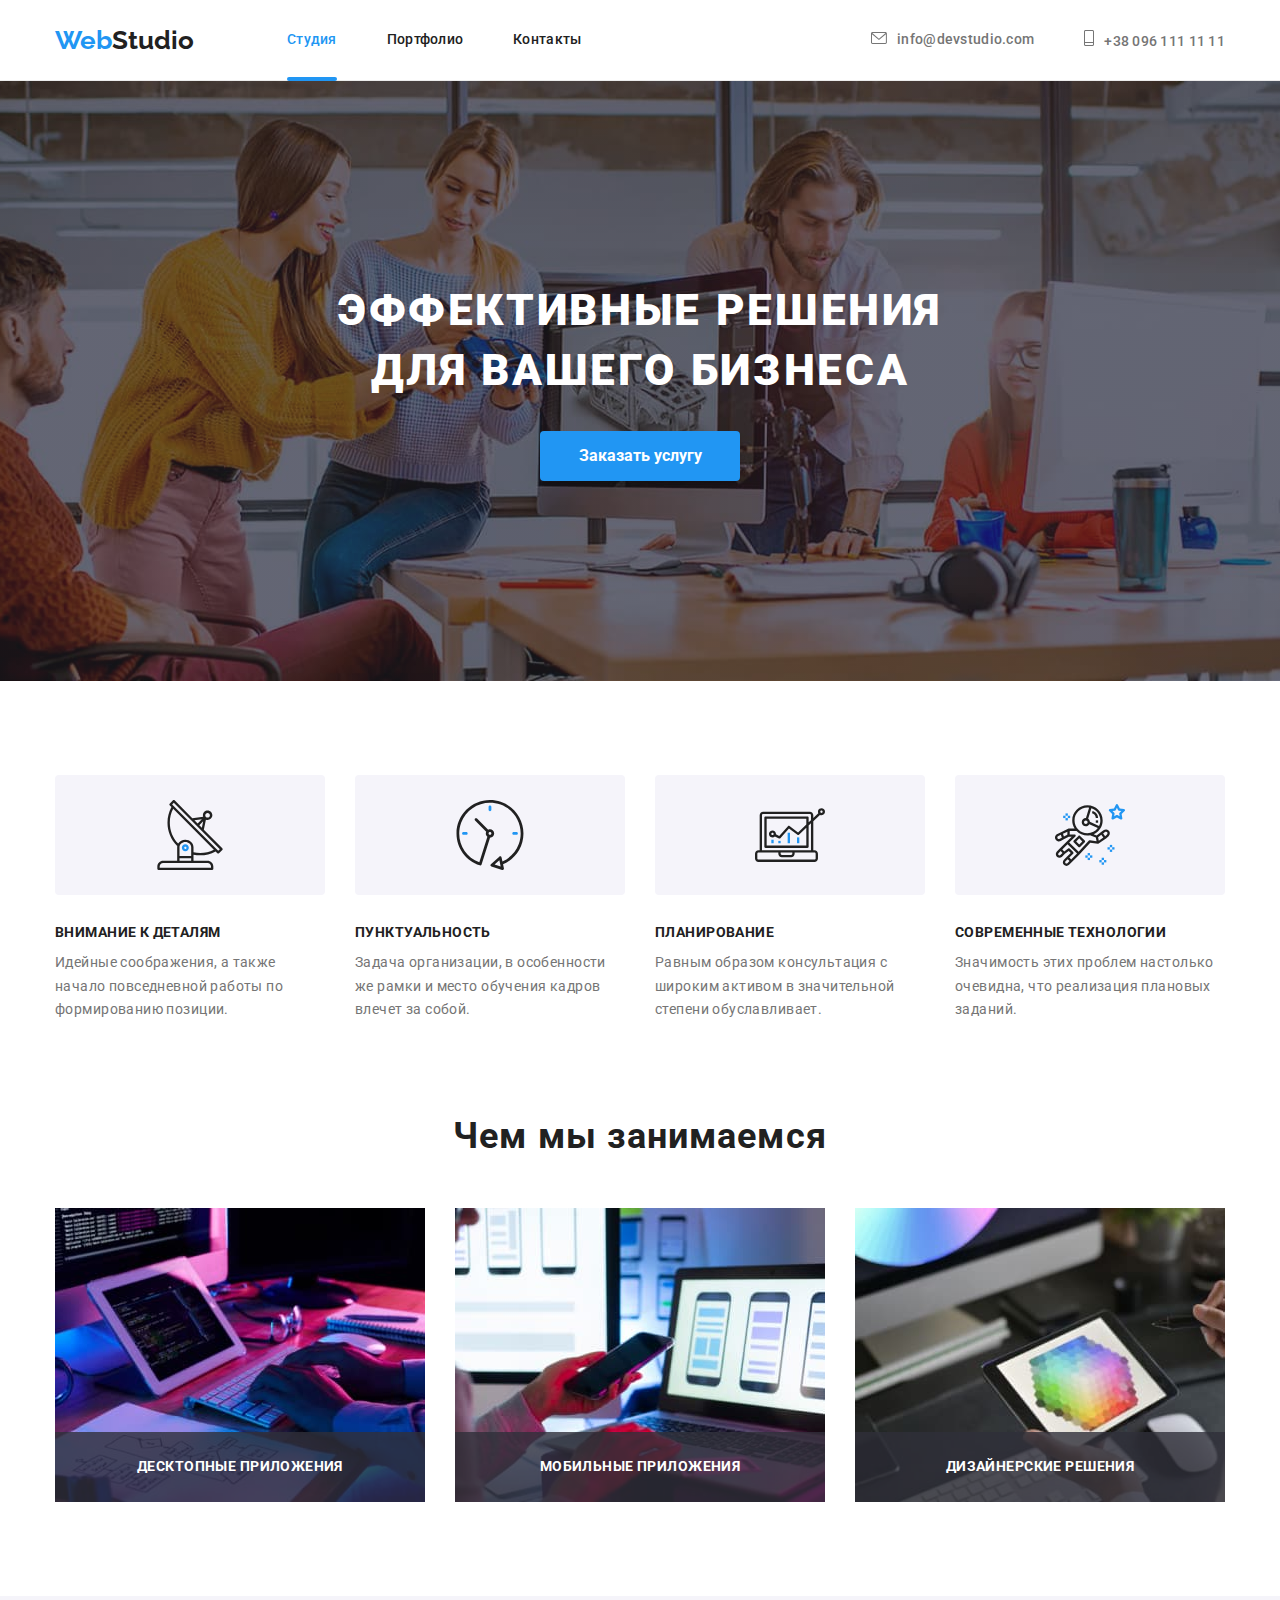
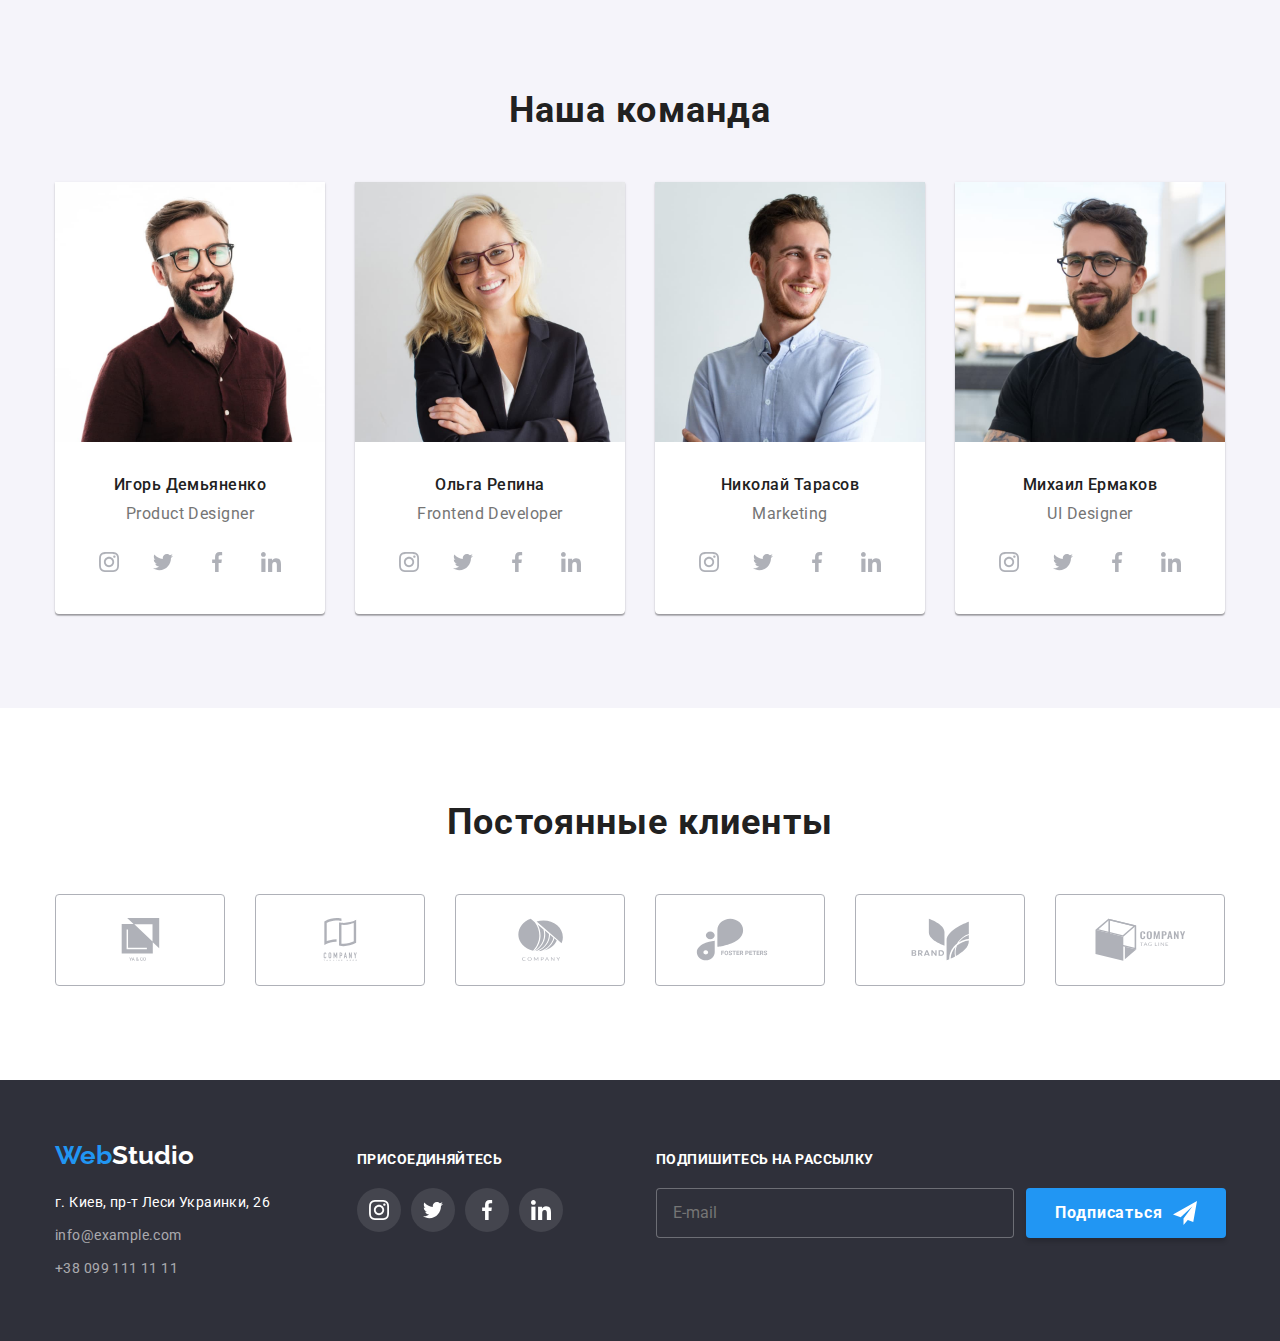
<file: index.html>
<!DOCTYPE html>
<html lang="en">
  <head>
    <meta charset="UTF-8" />
    <meta http-equiv="X-UA-Compatible" content="IE=edge" />
    <meta name="viewport" content="width=device-width, initial-scale=1.0" />
    <title>Web Studio</title>
    <link
      rel="stylesheet"
      href="https://cdnjs.cloudflare.com/ajax/libs/modern-normalize/1.0.0/modern-normalize.min.css"
    />
    <link rel="preconnect" href="https://fonts.gstatic.com" />
    <link
      href="https://fonts.googleapis.com/css2?family=Raleway:wght@700&family=Roboto:wght@400;500;700;900&display=swap"
      rel="stylesheet"
    />

    <link rel="stylesheet" href="./css/style.css" />
  </head>
  <body>
    <!-- Шапка -->
    <header class="header-section">
      <div class="container nav">
        <a href="#" class="logo"><span class="logo-web">Web</span>Studio</a>
        <nav>
          <ul class="nav-list">
            <li class="nav-list-item"><a href="" class="active">Студия</a></li>
            <li class="nav-list-item">
              <a href="./portfolio.html">Портфолио</a>
            </li>
            <li class="nav-list-item"><a href="">Контакты</a></li>
          </ul>
        </nav>
        <ul class="contacts-list">
          <li class="mail-item">
            <a href="mailto:info@devstudio.com"><svg class="mail" width="16" height="12"><use href="./images/icons/sprite.svg#icon-mail"></use></svg>info@devstudio.com</a></li>
          <li class="phone-item"><a href="tel:+380961111111"><svg class="phone" width="10" height="16"><use href="./images/icons/sprite.svg#icon-phone"></use></svg>+38 096 111 11 11</a></li>
        </ul>
      </div>
    </header>
    <main>
      <!-- Герой -->
      <section class="hero">
        <div class="container">
          <h1 class="hero-title">ЭФФЕКТИВНЫЕ РЕШЕНИЯ ДЛЯ ВАШЕГО БИЗНЕСА</h1>
          <button data-modal-open type="button" class="button-order-service">
            Заказать услугу
          </button>
        </div>
      </section>
      <!-- Наши особенности -->
      <section class="features-section">
        <div class="container">
          <ul class="features-list">
            <li class="features-item">
              <div class="features-icons-container"><svg width="70" height="70"><use href="./images/icons/sprite.svg#icon-antenna"></use></svg></div>
              <h3 class="features-title">ВНИМАНИЕ К ДЕТАЛЯМ</h3>
              <p>
                Идейные соображения, а также начало повседневной работы по
                формированию позиции.
              </p>
            </li>
            <li class="features-item">
              <div class="features-icons-container"><svg width="70" height="70"><use href="./images/icons/sprite.svg#icon-clock"></use></svg></div>
              <h3 class="features-title">ПУНКТУАЛЬНОСТЬ</h3>
              <p>
                Задача организации, в особенности же рамки и место обучения
                кадров влечет за собой.
              </p>
            </li>
            <li class="features-item">
              <div class="features-icons-container"><svg width="70" height="70"><use href="./images/icons/sprite.svg#icon-diagram"></use></svg></div>
              <h3 class="features-title">ПЛАНИРОВАНИЕ</h3>
              <p>
                Равным образом консультация с широким активом в значительной
                степени обуславливает.
              </p>
            </li>
            <li class="features-item">
              <div class="features-icons-container"><svg width="70" height="70"><use href="./images/icons/sprite.svg#icon-astronaut"></use></svg></div>
              <h3 class="features-title">СОВРЕМЕННЫЕ ТЕХНОЛОГИИ</h3>
              <p>
                Значимость этих проблем настолько очевидна, что реализация
                плановых заданий.
              </p>
            </li>
          </ul>
        </div>
      </section>
      <!-- Чем мы занимаемся -->
      <section class="what-we-do">
        <div class="container">
          <h2 class="what-we-do-title">Чем мы занимаемся</h2>
          <ul class="photo-list">
            <li class="product-actions-item">
              <img
                class="photo-item"
                src="./images/img.jpg"
                alt="процесс работы 1"
                width="370"
              />
              <div class="product-actions">
                <p class="product-actions-text">ДЕСКТОПНЫЕ ПРИЛОЖЕНИЯ</p>
              </div>
            </li>
            <li class="product-actions-item">
              <img
                class="photo-item"
                src="./images/img2.jpg"
                alt="процесс работы 2"
                width="370"
              />
              <div class="product-actions">
                <p class="product-actions-text">МОБИЛЬНЫЕ ПРИЛОЖЕНИЯ</p>
              </div>
            </li>
            <li class="product-actions-item">
              <img
                class="photo-item"
                src="./images/img3.jpg"
                alt="процесс работы 3"
                width="370"
              />
              <div class="product-actions">
                <p class="product-actions-text">ДИЗАЙНЕРСКИЕ РЕШЕНИЯ</p>
              </div>
            </li>
          </ul>
        </div>
      </section>
      <!-- Наша команда -->
      <section class="our-team-section">
        <div class="container">
          <h2 class="our-team-title">Наша команда</h2>
          <ul class="our-team">
            <li class="our-team-list">
              <img
                src="./images/img4.jpg"
                alt="Игорь Демьяненко фото"
                width="270"
                height="260"
              />
              <div class="worker-details">
                <h3 class="worker-name">Игорь Демьяненко</h3>
                <p class="proffesion">Product Designer</p>
                <ul class="icons-list">
                 <li class="icons-items"><a href="#"><svg width="20" height="20"><use href="./images/icons/sprite.svg#icon-instagram"></use></svg></a></li>
                 <li class="icons-items"><a href="#"><svg width="20" height="20"><use href="./images/icons/sprite.svg#icon-twitter"></use></svg></a></li>
                 <li class="icons-items"><a href="#"><svg width="20" height="20"><use href="./images/icons/sprite.svg#icon-facebook"></use></svg></a></li>
                 <li class="icons-items"><a href="#"><svg width="20" height="20"><use href="./images/icons/sprite.svg#icon-linkedin"></use></svg></a></li>
                </ul>
              </div>
            </li>
            <li class="our-team-list">
              <img
                src="./images/img5.jpg"
                alt="Ольга Репина фото"
                width="270"
                height="260"
              />
              <div class="worker-details">
                <h3 class="worker-name">Ольга Репина</h3>
                <p class="proffesion">Frontend Developer</p>
                <ul class="icons-list">
                  <li class="icons-items"><a href="#"><svg width="20" height="20"><use href="./images/icons/sprite.svg#icon-instagram"></use></svg></a></li>
                  <li class="icons-items"><a href="#"><svg width="20" height="20"><use href="./images/icons/sprite.svg#icon-twitter"></use></svg></a></li>
                  <li class="icons-items"><a href="#"><svg width="20" height="20"><use href="./images/icons/sprite.svg#icon-facebook"></use></svg></a></li>
                  <li class="icons-items"><a href="#"><svg width="20" height="20"><use href="./images/icons/sprite.svg#icon-linkedin"></use></svg></a></li>
                </ul>
              </div>
            </li>
            <li class="our-team-list">
              <img
                src="./images/img6.jpg"
                alt="Николай Тарасов фото"
                width="270"
                height="260"
              />
              <div class="worker-details">
                <h3 class="worker-name">Николай Тарасов</h3>
                <p class="proffesion">Marketing</p>
                <ul class="icons-list">
                  <li class="icons-items"><a href="#"><svg width="20" height="20"><use href="./images/icons/sprite.svg#icon-instagram"></use></svg></a></li>
                  <li class="icons-items"><a href="#"><svg width="20" height="20"><use href="./images/icons/sprite.svg#icon-twitter"></use></svg></a></li>
                  <li class="icons-items"><a href="#"><svg width="20" height="20"><use href="./images/icons/sprite.svg#icon-facebook"></use></svg></a></li>
                  <li class="icons-items"><a href="#"><svg width="20" height="20"><use href="./images/icons/sprite.svg#icon-linkedin"></use></svg></a></li>
                </ul>
              </div>
            </li>
            <li class="our-team-list">
              <img
                src="./images/img7.jpg"
                alt="Михаил Ермаков фото"
                width="270"
                height="260"
              />
              <div class="worker-details">
                <h3 class="worker-name">Михаил Ермаков</h3>
                <p class="proffesion">UI Designer</p>
                <ul class="icons-list">
                  <li class="icons-items"><a href="#"><svg width="20" height="20"><use href="./images/icons/sprite.svg#icon-instagram"></use></svg></a></li>
                  <li class="icons-items"><a href="#"><svg width="20" height="20"><use href="./images/icons/sprite.svg#icon-twitter"></use></svg></a></li>
                  <li class="icons-items"><a href="#"><svg width="20" height="20"><use href="./images/icons/sprite.svg#icon-facebook"></use></svg></a></li>
                  <li class="icons-items"><a href="#"><svg width="20" height="20"><use href="./images/icons/sprite.svg#icon-linkedin"></use></svg></a></li>
                </ul>
              </div>
            </li>
          </ul>
        </div>
      </section>
      <section class="clients-section">
        <div class="container">
          <h2 class="clients-title">Постоянные клиенты</h2>
          <ul class="clients-list">
            <li class="clients-item">
              <a class="clients-link" href="#"><svg class="clients-icon" width="93" height="43"><use href="./images/icons/sprite.svg#icon-group"></use></svg></a>
            </li>
            <li class="clients-item">
              <a class="clients-link" href="#"><svg class="clients-icon" width="93" height="43"><use href="./images/icons/sprite.svg#icon-company"></use></svg></a>
            </li>
            <li class="clients-item">
              <a class="clients-link" href="#"><svg class="clients-icon" width="93" height="43"><use href="./images/icons/sprite.svg#icon-company2"></use></svg></a>
            </li>
            <li class="clients-item">
              <a class="clients-link" href="#"><svg class="clients-icon" width="93" height="43"><use href="./images/icons/sprite.svg#icon-foster-peters"></use></svg></a>
            </li>
            <li class="clients-item">
              <a class="clients-link" href="#"><svg class="clients-icon" width="93" height="43"><use href="./images/icons/sprite.svg#icon-brand"></use></svg></a>
            </li>
            <li class="clients-item">
              <a class="clients-link" href="#"><svg class="clients-icon" width="93" height="43"><use href="./images/icons/sprite.svg#icon-company3"></use></svg></a>
            </li>
          </ul>
        </div>
      </section>
    </main>
    <!-- Подвал -->
    <footer class="footer-section">
      <div class="container">
        <div>
        <a href="#" class="logo"><span class="logo-web">Web</span>Studio</a>
        <address class="address-section">
          <p class="address">г. Киев, пр-т Леси Украинки, 26</p>
          <ul class="contacts">
            <li><a href="mailto:info@example.com">info@example.com</a></li>
            <li><a href="tel:+380991111111">+38 099 111 11 11</a></li>
          </ul>
        </address>
      </div>
        <div class="connect-container">
          <p class="connect-title">ПРИСОЕДИНЯЙТЕСЬ</p> 
          <ul class="connect-list">
            <li class="connect-icons"><a href="#"><svg width="20" height="20"><use href="./images/icons/sprite.svg#icon-instagram"></use></svg></a></li>
            <li class="connect-icons"><a href="#"><svg width="20" height="20"><use href="./images/icons/sprite.svg#icon-twitter"></use></svg></a></li>
            <li class="connect-icons"><a href="#"><svg width="20" height="20"><use href="./images/icons/sprite.svg#icon-facebook"></use></svg></a></li>
            <li class="connect-icons"><a href="#"><svg width="20" height="20"><use href="./images/icons/sprite.svg#icon-linkedin"></use></svg></a></li>
          </ul>
        </div>
        <div class="subscribe-container">
        <p class="subscribe-title">ПОДПИШИТЕСЬ НА РАССЫЛКУ</p>
        <form class="form-container">
            <input class="subscribe-input" placeholder="E-mail" type="email" name="mail" required>
            <button type="submit" class="subscribe-button">Подписаться<svg class="icon-send" width="24" height="24"><use href="./images/icons/send.svg#icon-send"></use></svg></button>  
         </form>
      </div>
      </div>
    </footer>
    <div class="backdrop is-hidden" data-modal>
      <div class="modal">
        <form class="modal-form">
          <b class="modal-form-title">Оставьте свои данные, мы вам перезвоним</b>
          <label class="form-title" for="user-name">Имя</label>
          <span class="form-side">
            <input class="form-input" type="text" name="user-name" id="user-name" required>
            <svg class="icon-person" width="18" height="18"><use href="./images/icons/sprite.svg#icon-personblack"></use></svg>
          </span>
          
          <label class="form-title" for="phone-number">Телефон</label>
          <span class="form-side">
          <input class="form-input" type="tel" name="phone-number" id="phone-number" required>
          <svg class="icon-phone" width="18" height="18"><use href="./images/icons/sprite.svg#icon-phoneblack"></use></svg>
        </span>

          <label class="form-title" for="mail">Почта</label>
          <span class="form-side">
            <input class="form-input" type="email" name="mail" id="mail" required>
            <svg class="icon-email" width="18" height="18"><use href="./images/icons/sprite.svg#icon-emailblack"></use></svg>
          </span>
          
          <label class="form-title" for="comment">Комментарий</label>
          <textarea class="comment-input" placeholder="Введите текст" name="user-comment" id="comment"></textarea>
          <input class="form-checkbox visually-hidden" type="checkbox" name="user-agree" id="checkbox" required>
          <label class="policy" for="checkbox">Соглашаюсь с рассылкой и принимаю <a href="" class="agreement-conditions">Условия договора</a></label>
          <button class="form-button" type="submit">Отправить</button>
          <button data-modal-close class="modal-close-button" type="button"><svg class="icon-close" width="11" height="11"><use href="./images/icons/close.svg#icon-icon-close"></use></svg></button>
          </form>
      </div>
    </div>
    <script src="./js/modal.js"></script>
  </body>
</html>
</file>
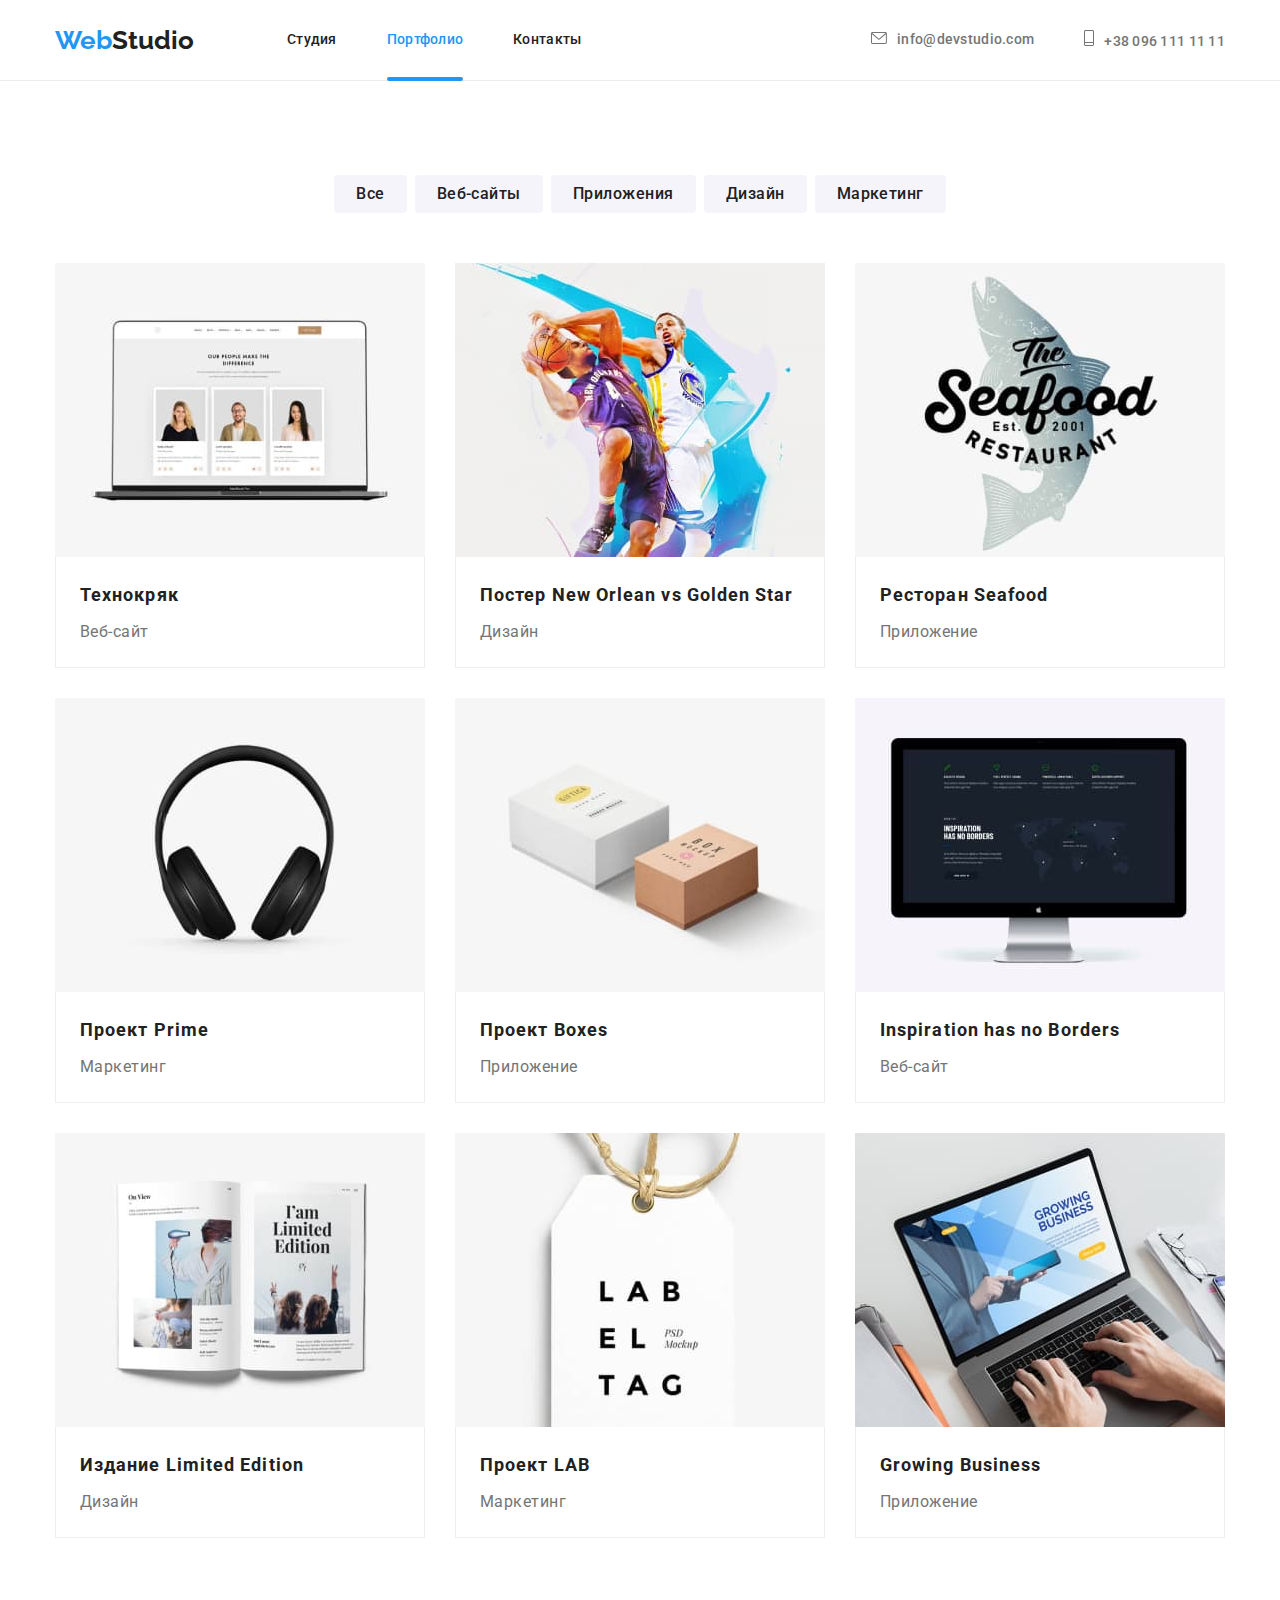
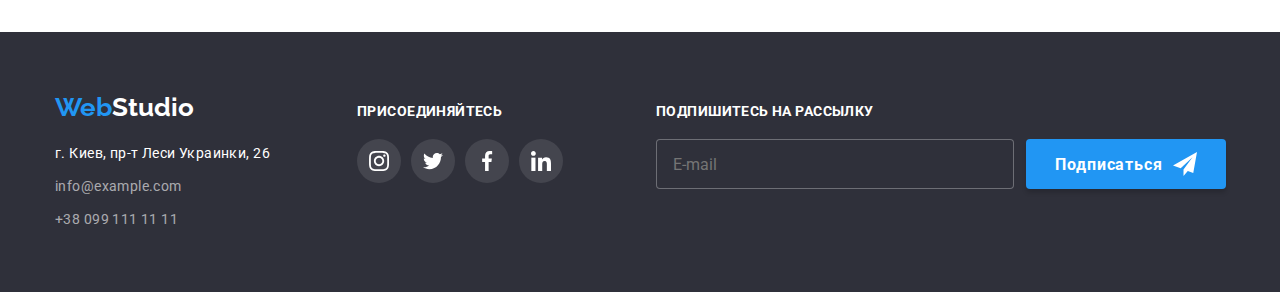
<file: portfolio.html>
<!DOCTYPE html>
<html lang="ru">
  <head>
    <meta charset="UTF-8" />
    <meta http-equiv="X-UA-Compatible" content="IE=edge" />
    <meta name="viewport" content="width=device-width, initial-scale=1.0" />
    <title>Portfolio</title>
    <link
      rel="stylesheet"
      href="https://cdnjs.cloudflare.com/ajax/libs/modern-normalize/1.0.0/modern-normalize.min.css"
    />
    <link rel="preconnect" href="https://fonts.gstatic.com" />
    <link
      href="https://fonts.googleapis.com/css2?family=Raleway:wght@700&family=Roboto:wght@400;500;700;900&display=swap"
      rel="stylesheet"
    />
    <link rel="stylesheet" href="./css/style.css" />
  </head>
  <body>
    <!-- Шапка -->
    <header class="header-section">
      <div class="container nav">
        <a href="#" class="logo"><span class="logo-web">Web</span>Studio</a>
        <nav>
          <ul class="nav-list">
            <li class="nav-list-item"><a href="./index.html">Студия</a></li>
            <li class="nav-list-item">
              <a href="#" class="active">Портфолио</a>
            </li>
            <li class="nav-list-item"><a href="">Контакты</a></li>
          </ul>
        </nav>
        <ul class="contacts-list">
          <li class="mail-item">
            <a href="mailto:info@devstudio.com"><svg class="mail" width="16" height="12"><use href="./images/icons/sprite.svg#icon-mail"></use></svg>info@devstudio.com</a>
          </li>
          <li class="phone-item"><a href="tel:+380961111111"><svg class="phone" width="10" height="16"><use href="./images/icons/sprite.svg#icon-phone"></use></svg>+38 096 111 11 11</a></li>
        </ul>
      </div>
    </header>
    <main>
      <!-- Герой -->
      <section class="portfolio">
        <div class="container">
          <h1 class="hero-portfolio">Portfolio</h1>
          <ul class="buttons-list">
            <li><button class="nav-buttons" type="button">Все</button></li>
            <li>
              <button class="nav-buttons" type="button">Веб-сайты</button>
            </li>
            <li>
              <button class="nav-buttons" type="button">Приложения</button>
            </li>
            <li><button class="nav-buttons" type="button">Дизайн</button></li>
            <li>
              <button class="nav-buttons" type="button">Маркетинг</button>
            </li>
          </ul>
          <ul class="portfolio-photo">
            <li class="cards">
              <a href="#">
                <div class="product-thumb">
                <img class="photo-cards" src="./images/Технокряк.jpg" alt="Технокряк" width="370" />
                <div class="product-thumb-item">
                  <p class="product-thumb-text">Технокряк это современная площадка распространения коронавируса. Компании используют эту платформу для цифрового шпионажа и атак на защищённые сервера конкурентов.</p>
                </div>
              </div>
                <div class="cards-container">
                  <h2 class="item-title">Технокряк</h2>
                  <p class="item-text">Веб-сайт</p>
                </div>
              </a>
            </li>
            <li class="cards">
              <a href="#">
                <div class="product-thumb">
                <img class="photo-cards"
                  src="./images/Постер.jpg"
                  alt="Постер New Orlean vs Golden Star"
                  width="370"
                />
                <div class="product-thumb-item">
                  <p class="product-thumb-text">Технокряк это современная площадка распространения коронавируса. Компании используют эту платформу для цифрового шпионажа и атак на защищённые сервера конкурентов.</p>
                </div>
              </div>
                <div class="cards-container">
                  <h2 class="item-title">Постер New Orlean vs Golden Star</h2>
                  <p class="item-text">Дизайн</p>
                </div>
              </a>
            </li>
            <li class="cards">
              <a href="#">
                <div class="product-thumb">
                <img class="photo-cards"
                  src="./images/Ресторан.jpg"
                  alt="Ресторан Seafood"
                  width="370"/>
                <div class="product-thumb-item">
                  <p class="product-thumb-text">Технокряк это современная площадка распространения коронавируса. Компании используют эту платформу для цифрового шпионажа и атак на защищённые сервера конкурентов.</p>
                </div>
              </div>
                <div class="cards-container">
                  <h2 class="item-title">Ресторан Seafood</h2>
                  <p class="item-text">Приложение</p>
                </div>
              </a>
            </li>
            <li class="cards">
              <a href="#">
                <div class="product-thumb">
                <img class="photo-cards"
                  src="./images/Наушники.jpg"
                  alt="Проект Prime"
                  width="370"
                />
                <div class="product-thumb-item">
                  <p class="product-thumb-text">Технокряк это современная площадка распространения коронавируса. Компании используют эту платформу для цифрового шпионажа и атак на защищённые сервера конкурентов.</p>
                </div>
              </div>
                <div class="cards-container">
                  <h2 class="item-title">Проект Prime</h2>
                  <p class="item-text">Маркетинг</p>
                </div>
              </a>
            </li>
            <li class="cards">
              <a href="#">
                <div class="product-thumb">
                <img class="photo-cards"
                  src="./images/Проект Boxes.jpg"
                  alt="Проект Boxes"
                  width="370"
                />
                <div class="product-thumb-item">
                  <p class="product-thumb-text">Технокряк это современная площадка распространения коронавируса. Компании используют эту платформу для цифрового шпионажа и атак на защищённые сервера конкурентов.</p>
                </div>
              </div>
                <div class="cards-container">
                  <h2 class="item-title">Проект Boxes</h2>
                  <p class="item-text">Приложение</p>
                </div>
              </a>
            </li>
            <li class="cards">
              <a href="#">
                <div class="product-thumb">
                <img class="photo-cards"
                  src="./images/Монитор.jpg"
                  alt="Inspiration has no Borders"
                  width="370"
                />
                <div class="product-thumb-item">
                  <p class="product-thumb-text">Технокряк это современная площадка распространения коронавируса. Компании используют эту платформу для цифрового шпионажа и атак на защищённые сервера конкурентов.</p>
                </div>
              </div>
                <div class="cards-container">
                  <h2 class="item-title">Inspiration has no Borders</h2>
                  <p class="item-text">Веб-сайт</p>
                </div>
              </a>
            </li>
            <li class="cards">
              <a href="#">
                <div class="product-thumb">
                <img class="photo-cards"
                  src="./images/Книга.jpg"
                  alt="Издание Limited Edition"
                  width="370"
                />
                <div class="product-thumb-item">
                  <p class="product-thumb-text">Технокряк это современная площадка распространения коронавируса. Компании используют эту платформу для цифрового шпионажа и атак на защищённые сервера конкурентов.</p>
                </div>
              </div>
                <div class="cards-container">
                  <h2 class="item-title">Издание Limited Edition</h2>
                  <p class="item-text">Дизайн</p>
                </div>
              </a>
            </li>
            <li class="cards">
              <a href="#">
                <div class="product-thumb">
                <img class="photo-cards"
                  src="./images/Проект Lab.jpg"
                  alt="Проект LAB"
                  width="370"
                />
                <div class="product-thumb-item">
                  <p class="product-thumb-text">Технокряк это современная площадка распространения коронавируса. Компании используют эту платформу для цифрового шпионажа и атак на защищённые сервера конкурентов.</p>
                </div>
              </div>
                <div class="cards-container">
                  <h2 class="item-title">Проект LAB</h2>
                  <p class="item-text">Маркетинг</p>
                </div>
              </a>
            </li>
            <li class="cards">
              <a href="#">
                <div class="product-thumb">
                <img class="photo-cards"
                  src="./images/Growing.jpg"
                  alt="Growing Business"
                  width="370"
                />
                <div class="product-thumb-item">
                  <p class="product-thumb-text">Технокряк это современная площадка распространения коронавируса. Компании используют эту платформу для цифрового шпионажа и атак на защищённые сервера конкурентов.</p>
                </div>
              </div>
                <div class="cards-container">
                  <h2 class="item-title">Growing Business</h2>
                  <p class="item-text">Приложение</p>
                </div>
              </a>
            </li>
          </ul>
        </div>
      </section>
    </main>
    <!-- Подвал -->
    <footer class="footer-section">
      <div class="container">
        <div>
        <a href="#" class="logo"><span class="logo-web">Web</span>Studio</a>
        <address class="address-section">
          <p class="address">г. Киев, пр-т Леси Украинки, 26</p>
          <ul class="contacts">
            <li><a href="mailto:info@example.com">info@example.com</a></li>
            <li><a href="tel:+380991111111">+38 099 111 11 11</a></li>
          </ul>
        </address>
      </div>
      <div class="connect-container">
        <h5 class="connect-title">ПРИСОЕДИНЯЙТЕСЬ</h5>
        <ul class="connect-list">
          <li class="connect-icons"><a href="#"><svg width="20" height="20"><use href="./images/icons/sprite.svg#icon-instagram"></use></svg></a></li>
          <li class="connect-icons"><a href="#"><svg width="20" height="20"><use href="./images/icons/sprite.svg#icon-twitter"></use></svg></a></li>
          <li class="connect-icons"><a href="#"><svg width="20" height="20"><use href="./images/icons/sprite.svg#icon-facebook"></use></svg></a></li>
          <li class="connect-icons"><a href="#"><svg width="20" height="20"><use href="./images/icons/sprite.svg#icon-linkedin"></use></svg></a></li>
        </ul>
      </div>
      <div class="subscribe-container">
        <p class="subscribe-title">ПОДПИШИТЕСЬ НА РАССЫЛКУ</p>
        <form class="form-container">
            <input class="subscribe-input" placeholder="E-mail" type="email" name="mail" required>
            <button type="submit" class="subscribe-button">Подписаться<svg class="icon-send" width="24" height="24"><use href="./images/icons/send.svg#icon-send"></use></svg></button>  
         </form>
      </div>
      </div>
    </footer>
  </body>
</html>
</file>
<file: css/style.css>
:root {
  --main-text-color: #212121;
  --second-text-color: #757575;
  --white-color: #ffffff;
  --highlight-color: #2196f3;
  --main-font: Roboto, sans-serif;
  --accent-font: Raleway, sans-serif;
}
html {
  box-sizing: border-box;
}
*,
*::before,
*::after {
  box-sizing: inherit;
}
body {
  font-family: var(--main-font);
  color: var(--main-text-color);
}
h1,
h2,
h3,
h4,
h5,
h6 {
  margin: 0px;
}
p {
  margin: 0px;
}
ul {
  list-style: none;
  margin: 0px;
  padding-left: 0px;
}
a {
  display: inline-block;
  color: inherit;
  text-decoration: none;
}
button {
  display: inline-block;
  border: 0px;
}
.container {
  width: 1200px;
  margin: 0 auto;
  padding: 0 15px;
}
/* Шапка */
.logo {
  margin-right: 93px;
  font-family: var(--accent-font);
  font-weight: bold;
  font-size: 26px;
  line-height: 1.19;
}
.logo-web {
  color: #2196f3;
}
.header-section {
  border-bottom: 1px solid #ececec;
  background-color: var(--white-color);
}
.active {
  color: var(--highlight-color);
}
.nav-list a {
  transition: color 250ms cubic-bezier(0.4, 0, 0.2, 1);
}
.active {
  color: var(--highlight-color);
}
.active::after {
  display: block;
  content: "";
  position: absolute;
  width: 100%;
  height: 4px;
  border-radius: 2px;
  background-color: var(--highlight-color);
  bottom: -1px;
}
.active {
  position: relative;
}
.nav {
  display: flex;
  align-items: center;
}
.nav-list {
  display: flex;
  align-items: center;
  font-weight: 500;
  font-size: 14px;
  line-height: 1.14;
  letter-spacing: 0.02em;
}
.nav-list-item a {
  display: block;
  padding-top: 32px;
  padding-bottom: 32px;
}
.nav-list li:not(:last-child) {
  margin-right: 50px;
}
.contacts-list {
  display: flex;
  align-items: center;
  margin-left: auto;
  font-style: normal;
  font-weight: 500;
  font-size: 14px;
  line-height: 1.14;
  letter-spacing: 0.02em;
  color: var(--second-text-color);
}
.mail-item a {
  transition: color 250ms cubic-bezier(0.4, 0, 0.2, 1);
}
.phone-item a {
  transition: color 250ms cubic-bezier(0.4, 0, 0.2, 1);
}
.mail {
  margin-right: 10px;
  fill: currentColor;
}
.phone {
  margin-right: 10px;
  fill: currentColor;
}
.mail-item {
  margin-right: 50px;
}
.nav-list a:hover,
.nav-list a:focus,
.contacts-list a:hover,
.contacts-list a:focus {
  color: var(--highlight-color);
}
/* Герой */
.hero {
  margin-left: auto;
  margin-right: auto;
  padding-top: 200px;
  padding-bottom: 200px;
  max-width: 1600px;
  text-align: center;
  background-color: rgba(47, 48, 58, 0.4);
  background-image: linear-gradient(rgba(47, 48, 58, 0.4), rgba(47, 48, 58, 0.4)),
    url("../images/background.jpg");
  background-repeat: no-repeat;
  background-position: center;
  background-size: cover;
}
.hero-title {
  margin-left: auto;
  margin-right: auto;
  text-align: center;
  max-width: 696px;
  margin-bottom: 30px;
  letter-spacing: 0.06em;
  font-weight: 900;
  font-size: 44px;
  line-height: 1.36;
  color: #ffffff;
}
/* Модальное окно */
.modal {
  position: absolute;
  top: 50%;
  left: 50%;
  transform: translate(-50%, -50%);
  width: 528px;
  height: 581px;
  background-color: var(--white-color);
  box-shadow: 0px 1px 3px rgba(0, 0, 0, 0.12), 0px 1px 1px rgba(0, 0, 0, 0.14),
    0px 2px 1px rgba(0, 0, 0, 0.2);
  border-radius: 4px;
  padding: 40px 40px;
}
.backdrop.is-hidden {
  visibility: hidden;
  opacity: 0;
  pointer-events: none;
  transition: 250ms cubic-bezier(0.4, 0, 0.2, 1);
}
.backdrop {
  position: fixed;
  background-color: rgba(0, 0, 0, 0.2);
  top: 0;
  left: 0;
  width: 100vw;
  height: 100vh;
  transition: 250ms cubic-bezier(0.4, 0, 0.2, 1);
}
/* Разметка модального окна */
.modal-close-button {
  position: absolute;
  font-size: 1.5em;
  right: 8px;
  top: 8px;
  background-color: var(--white-color);
  width: 30px;
  height: 30px;
  border-radius: 50%;
  border: 1px solid rgba(0, 0, 0, 0.1);
  cursor: pointer;
  transition: 250ms cubic-bezier(0.4, 0, 0.2, 1);
  display: flex;
  align-items: center;
  justify-content: center;
}
.modal-close-button:hover,
.modal-close-button:focus {
  fill: var(--highlight-color);
}
.modal-form {
  display: flex;
  flex-direction: column;
}
.form-input {
  width: 100%;
  outline: none;
  margin-bottom: 10px;
  padding-left: 42px;
  height: 40px;
  border: 1px solid rgba(33, 33, 33, 0.2);
  border-radius: 4px;
  transition: 250ms cubic-bezier(0.4, 0, 0.2, 1);
}
.form-input:hover + svg {
  fill: var(--highlight-color);
}
.form-input:focus + svg {
  fill: var(--highlight-color);
}
.form-input:hover,
.form-input:focus {
  border: 1px solid var(--highlight-color);
}
.modal-form-title {
  font-size: 20px;
  line-height: 1.15;
  text-align: center;
  letter-spacing: 0.03em;
  margin-bottom: 12px;
}
.form-title {
  margin-bottom: 4px;
  font-size: 12px;
  line-height: 1.16;
  letter-spacing: 0.01em;
  color: var(--second-text-color);
}
.comment-input {
  margin-bottom: 20px;
  padding: 12px 16px;
  outline: none;
  height: 120px;
  border: 1px solid rgba(33, 33, 33, 0.2);
  border-radius: 4px;
  resize: none;
  transition: 250ms cubic-bezier(0.4, 0, 0.2, 1);
}
.comment-input:hover,
.comment-input:focus {
  border: 1px solid var(--highlight-color);
}
.comment-input::placeholder {
  font-size: 12px;
  line-height: 1.16;
  letter-spacing: 0.01em;
  color: rgba(117, 117, 117, 0.5);
}
.policy::before {
  content: "";
  display: inline-block;
  vertical-align: middle;
  background-image: url(../images/icons/Vector.svg);
  width: 16px;
  height: 15px;
  margin-right: 7px;
}
.policy {
  margin-left: 12px;
  margin-bottom: 30px;
  font-size: 14px;
  line-height: 1.71;
  letter-spacing: 0.03em;
  color: var(--second-text-color);
}
.form-button {
  width: 200px;
  height: 50px;
  color: var(--white-color);
  background: #2196f3;
  box-shadow: 0px 4px 4px rgba(0, 0, 0, 0.15);
  border-radius: 4px;
  margin-left: auto;
  margin-right: auto;
  cursor: pointer;
  transition: 250ms cubic-bezier(0.4, 0, 0.2, 1);
}
.form-button:hover,
.form-button:focus {
  background-color: #188ce8;
}
.form-checkbox:checked + .policy::before {
  background-image: url(../images/icons/icon\ check.svg);
  background-repeat: no-repeat;
  background-position: center;
  background-size: contain;
}
.visually-hidden {
  position: absolute !important;
  width: 1px !important;
  height: 1px !important;
  margin: -1px;
  padding: 0 !important;
  overflow: hidden;
  border: 0 !important;
  clip: rect(0 0 0 0);
}
.agreement-conditions {
  color: var(--highlight-color);
  text-decoration: underline;
}
.form-side {
  position: relative;
}
.icon-person {
  position: absolute;
  top: 14px;
  left: 15px;
  transition: 250ms cubic-bezier(0.4, 0, 0.2, 1);
}
.icon-phone {
  position: absolute;
  top: 13.26px;
  left: 14.27px;
  transition: 250ms cubic-bezier(0.4, 0, 0.2, 1);
}
.icon-email {
  position: absolute;
  top: 14px;
  left: 13.5px;
  transition: 250ms cubic-bezier(0.4, 0, 0.2, 1);
}
/* Кнопка открытия модального окна */
.button-order-service {
  color: #ffffff;
  background-color: #2196f3;
  box-shadow: 0px 4px 4px rgba(0, 0, 0, 0.15);
  padding: 10px 32px;
  width: 200px;
  height: 50px;
  font-family: var(--main-font);
  cursor: pointer;
  font-style: normal;
  font-weight: bold;
  font-size: 16px;
  line-height: 1.87;
  border-radius: 4px;
}
.button-order-service:hover,
.button-order-service:focus {
  background: #188ce8;
  box-shadow: 0px 4px 4px rgba(0, 0, 0, 0.15);
  border-radius: 4px;
}
/* Наши особенности */
.features-section {
  padding-top: 94px;
  padding-bottom: 94px;
}
.features-list {
  display: flex;
  align-items: center;
}
.features-list li:not(:last-child) {
  margin-right: 30px;
}
.features-title {
  margin-bottom: 10px;
  font-weight: bold;
  font-size: 14px;
  line-height: 1.14;
  letter-spacing: 0.03em;
  color: var(--main-text-color);
}
.features-item {
  width: 270px;
  font-size: 14px;
  line-height: 1.71;
  letter-spacing: 0.03em;
  color: var(--second-text-color);
}
/* Иконки */
.features-icons-container {
  background: #f5f4fa;
  border-radius: 4px;
  width: 270px;
  height: 120px;
  display: flex;
  justify-content: center;
  align-items: center;
  margin-bottom: 30px;
}
/* Чем мы занимаемся */
.product-actions {
  width: 100%;
  height: 70px;
  background-color: rgba(47, 48, 58, 0.8);
  position: absolute;
  bottom: 0;
  left: 0;
  text-align: center;
  padding-top: 27px;
  padding-bottom: 27px;
}
.product-actions-item {
  position: relative;
}
.product-actions-text {
  font-weight: bold;
  font-size: 14px;
  line-height: 1.14;
  letter-spacing: 0.03em;
  color: var(--white-color);
}
.what-we-do {
  padding-bottom: 94px;
}
.what-we-do-title {
  margin-bottom: 50px;
  text-align: center;
  font-weight: bold;
  font-size: 36px;
  line-height: 1.16;
  letter-spacing: 0.03em;
  color: var(--main-text-color);
}
.photo-list {
  display: flex;
  align-items: center;
}
.photo-list li:not(:last-child) {
  margin-right: 30px;
}
.photo-item {
  max-width: 100%;
  height: auto;
  display: block;
}
/* Наша команда */
.our-team-section {
  padding-top: 94px;
  padding-bottom: 94px;
  background-color: #f5f4fa;
}
.our-team-list {
  background: #ffffff;
  box-shadow: 0px 1px 3px rgba(0, 0, 0, 0.12), 0px 1px 1px rgba(0, 0, 0, 0.14),
    0px 2px 1px rgba(0, 0, 0, 0.2);
  border-radius: 0px 0px 4px 4px;
}
.our-team {
  display: flex;
}
.our-team li:not(:last-child) {
  margin-right: 30px;
}
.our-team-title {
  margin-bottom: 50px;
  font-weight: bold;
  font-size: 36px;
  line-height: 1.16;
  text-align: center;
  letter-spacing: 0.03em;
  color: var(--main-text-color);
}
.worker-details {
  padding-top: 30px;
  padding-bottom: 30px;
  padding-left: 32px;
  padding-right: 32px;
}
.worker-name {
  margin-bottom: 10px;
  text-align: center;
  font-weight: 500;
  font-size: 16px;
  line-height: 1.18;
  letter-spacing: 0.03em;
  color: var(--main-text-color);
}
.proffesion {
  margin-bottom: 16px;
  text-align: center;
  font-size: 16px;
  line-height: 1.18;
  letter-spacing: 0.03em;
  color: var(--second-text-color);
}
/* Соц сети */
.icons-list {
  display: flex;
}
.icons-items a {
  width: 44px;
  height: 44px;
  display: flex;
  justify-content: center;
  align-items: center;
  fill: #afb1b8;
  border-radius: 50%;
  transition: background-color 250ms cubic-bezier(0.4, 0, 0.2, 1),
    fill 250ms cubic-bezier(0.4, 0, 0.2, 1);
}
.icons-items a:hover,
.icons-items a:focus {
  background-color: var(--highlight-color);
  fill: var(--white-color);
}
.icons-list li:not(:last-child) {
  margin-right: 10px;
}
/* Постоянные клиенты */
.clients-section {
  padding-top: 94px;
  padding-bottom: 94px;
}
.clients-title {
  text-align: center;
  margin-top: 0px;
  margin-bottom: 50px;
  font-weight: bold;
  font-size: 36px;
  line-height: 1.16;
  letter-spacing: 0.03em;
  color: var(--main-text-color);
}
.clients-list {
  display: flex;
  margin-top: 0px;
  padding-left: 0px;
  margin-bottom: 0px;
}
.clients-link {
  display: flex;
  justify-content: center;
  align-items: center;
  margin-top: 0px;
  margin-bottom: 0px;
  width: 170px;
  height: 92px;
  border: 1px solid #afb1b8;
  border-radius: 4px;
  transition: border-color 250ms cubic-bezier(0.4, 0, 0.2, 1);
}
.clients-link:hover {
  border-color: var(--highlight-color);
}
.clients-link:hover .clients-icon,
.clients-link:focus .clients-icon {
  fill: var(--highlight-color);
}
.clients-icon {
  fill: #afb1b8;
  transition: fill 250ms cubic-bezier(0.4, 0, 0.2, 1);
}
.clients-item:not(:last-child) {
  margin-right: 30px;
}
/* Портфолио */
.hero-portfolio {
  display: none;
}
.portfolio {
  padding-top: 94px;
  padding-bottom: 94px;
}
.buttons-list {
  margin-bottom: 50px;
  display: flex;
  justify-content: center;
  align-items: center;
}
.buttons-list li:not(:last-child) {
  margin-right: 8px;
}
.nav-buttons:hover,
.nav-buttons:focus {
  color: var(--white-color);
  background-color: var(--highlight-color);
  box-shadow: 0px 3px 1px rgba(0, 0, 0, 0.1), 0px 1px 2px rgba(0, 0, 0, 0.08),
    0px 2px 2px rgba(0, 0, 0, 0.12);
}
.nav-buttons {
  padding: 6px 22px;
  border-radius: 4px;
  cursor: pointer;
  font-family: var(--main-font);
  font-weight: 500;
  font-size: 16px;
  line-height: 1.62;
  text-align: center;
  letter-spacing: 0.03em;
  background-color: #f5f4fa;
  color: var(--main-text-color);
  transition: background-color 250ms cubic-bezier(0.4, 0, 0.2, 1),
    color 250ms cubic-bezier(0.4, 0, 0.2, 1), box-shadow 250ms cubic-bezier(0.4, 0, 0.2, 1);
}
.photo-cards {
  max-width: 100%;
  height: auto;
  display: block;
}
.portfolio-photo {
  margin-right: -30px;
  display: flex;
  flex-wrap: wrap;
}
.cards-container {
  padding: 20px 24px;
  border-left: 1px solid #eeeeee;
  border-right: 1px solid #eeeeee;
  border-bottom: 1px solid #eeeeee;
}
.portfolio-photo .cards {
  flex-basis: calc(100% / 3 - 30px);
  margin-right: 30px;
  background-color: var(--white-color);
}
.cards:nth-child(-n + 6) {
  margin-bottom: 30px;
}
.cards a:hover,
.cards a:focus {
  box-shadow: 0px 1px 1px rgba(0, 0, 0, 0.12), 0px 4px 4px rgba(0, 0, 0, 0.06),
    1px 4px 6px rgba(0, 0, 0, 0.16);
}
.item-title {
  font-weight: bold;
  font-size: 18px;
  line-height: 2;
  letter-spacing: 0.06em;
  color: var(--main-text-color);
}
.item-text {
  margin-top: 4px;
  font-size: 16px;
  line-height: 1.87;
  letter-spacing: 0.03em;
  color: var(--second-text-color);
}
.product-thumb {
  position: relative;
  overflow: hidden;
}
.product-thumb-item {
  padding: 63px 24px;
  position: absolute;
  top: 0;
  left: 0;
  width: 100%;
  height: 100%;
  background-color: rgba(33, 150, 243, 0.9);
  transform: translateY(100%);
  transition: transform 250ms cubic-bezier(0.4, 0, 0.2, 1);
}
.product-thumb-text {
  font-size: 18px;
  line-height: 1.55;
  letter-spacing: 0.03em;
  color: var(--white-color);
}
.cards:hover .product-thumb-item {
  transform: translateY(0);
}
/* Подвал */
.footer-section .logo {
  color: var(--white-color);
}
.footer-section .container {
  display: flex;
  align-items: baseline;
}
.footer-section {
  padding-top: 60px;
  padding-bottom: 60px;
  background-color: #2f303a;
}
.footer-section .contacts {
  margin-top: 9px;
}
.footer-section .contacts li:not(:first-child) {
  margin-top: 9px;
}
.address-section {
  margin-top: 20px;
}
.address {
  font-style: normal;
  font-weight: normal;
  font-size: 14px;
  line-height: 1.71;
  letter-spacing: 0.03em;
  color: var(--white-color);
}
.contacts {
  font-style: normal;
  font-weight: normal;
  font-size: 14px;
  line-height: 1.71;
  letter-spacing: 0.03em;
  color: rgba(255, 255, 255, 0.6);
}
/* Присоединяйтесь */
.connect-container {
  margin-left: 70px;
}
.connect-title {
  margin-top: 0px;
  margin-bottom: 20px;
  font-weight: bold;
  font-size: 14px;
  line-height: 1.14;
  letter-spacing: 0.03em;
  color: var(--white-color);
}
.connect-list {
  display: flex;
}
.connect-list li:not(:last-child) {
  margin-right: 10px;
}
.connect-icons a {
  width: 44px;
  height: 44px;
  display: flex;
  justify-content: center;
  align-items: center;
  fill: var(--white-color);
  background-color: rgba(255, 255, 255, 0.1);
  border-radius: 50%;
  transition: background-color 250ms cubic-bezier(0.4, 0, 0.2, 1);
}
.connect-icons a:hover,
.connect-icons a:focus {
  background-color: var(--highlight-color);
  fill: var(--white-color);
}
/* Подписка */
.subscribe-container {
  margin-left: 93px;
}
.form-container {
  display: flex;
}
.subscribe-title {
  font-weight: bold;
  font-size: 14px;
  line-height: 1.14;
  letter-spacing: 0.03em;
  color: var(--white-color);
  margin-bottom: 20px;
}
.subscribe-input {
  background-color: #2f303a;
  color: var(--white-color);
  border: 1px solid rgba(255, 255, 255, 0.3);
  border-radius: 4px;
  width: 358px;
  height: 50px;
  padding-left: 16px;
}
.subscribe-button {
  font-weight: bold;
  font-size: 16px;
  line-height: 1.87;
  letter-spacing: 0.06em;
  color: var(--white-color);
  width: 200px;
  height: 50px;
  background: #2196f3;
  box-shadow: 0px 4px 4px rgba(0, 0, 0, 0.15);
  border-radius: 4px;
  margin-left: 12px;
  cursor: pointer;
  display: flex;
  justify-content: center;
  align-items: center;
  padding: 0px;
}
.icon-send {
  margin-left: 10px;
}
</file>
